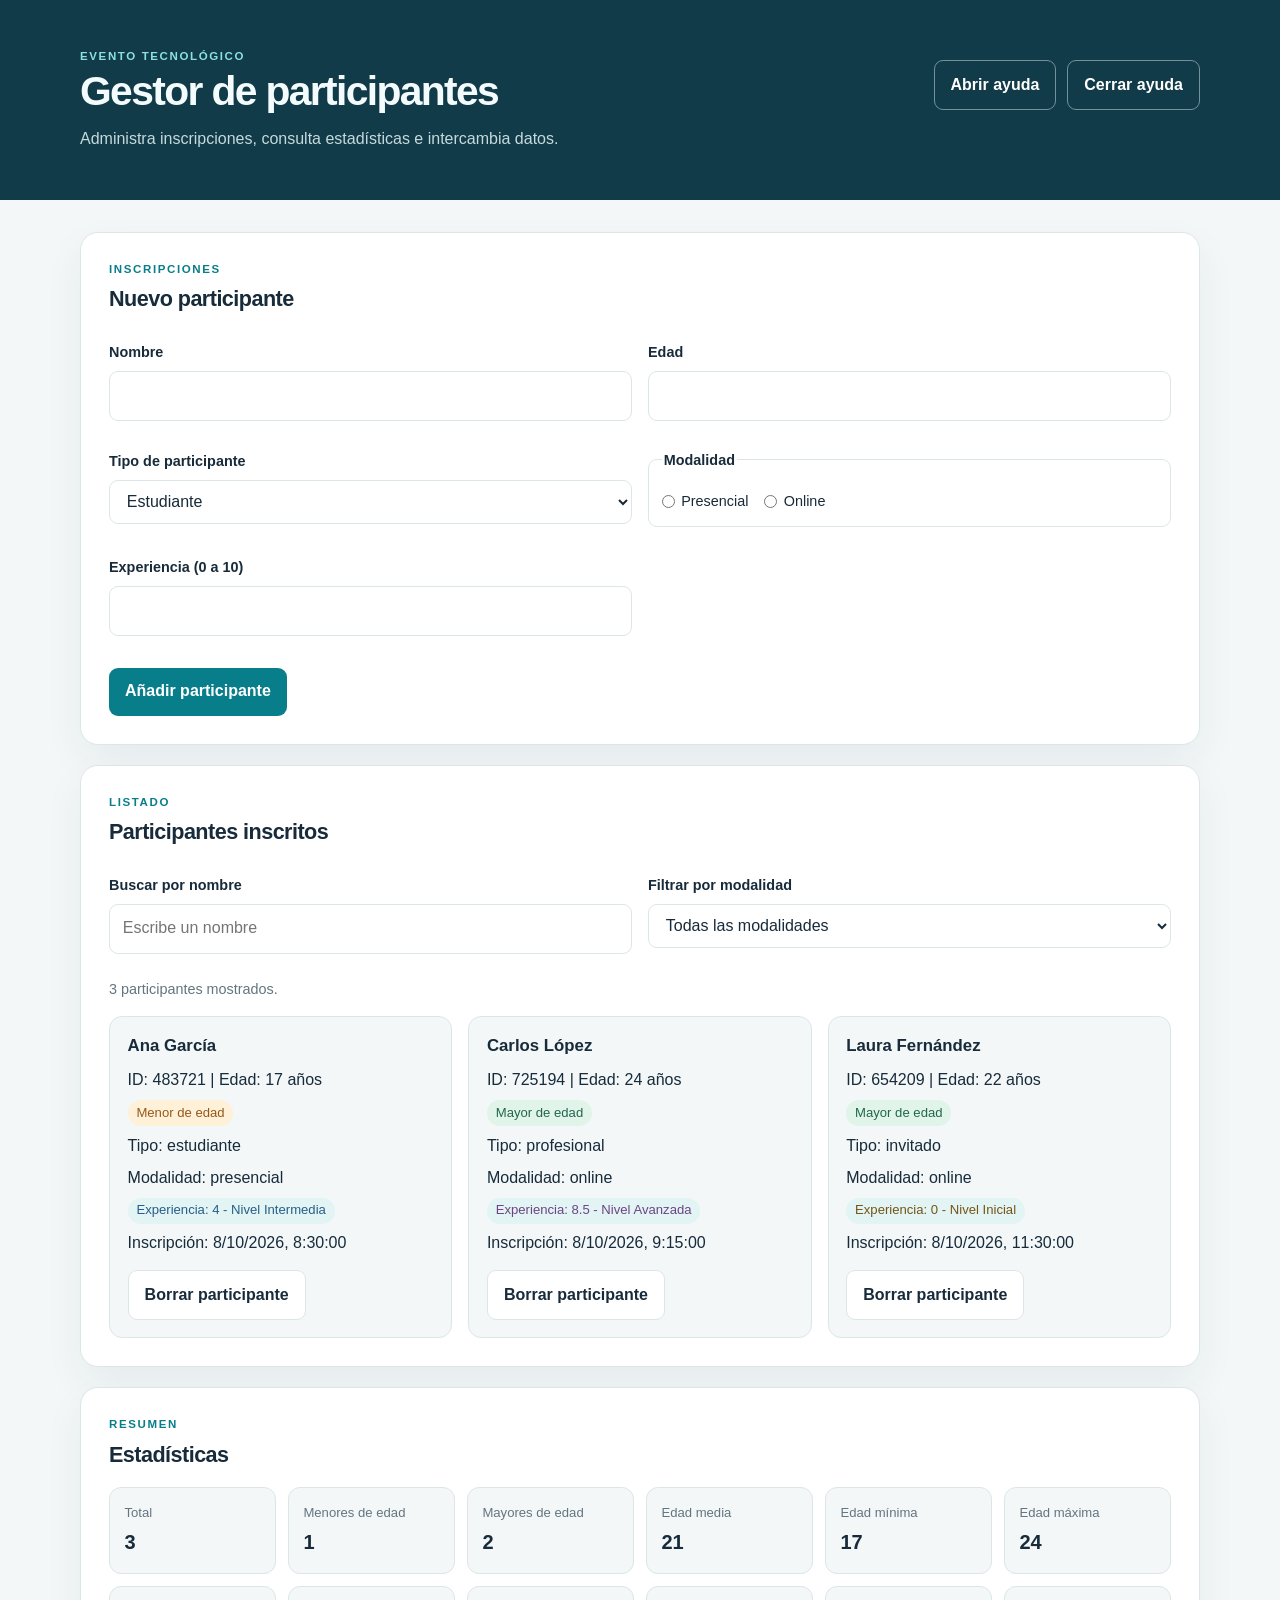
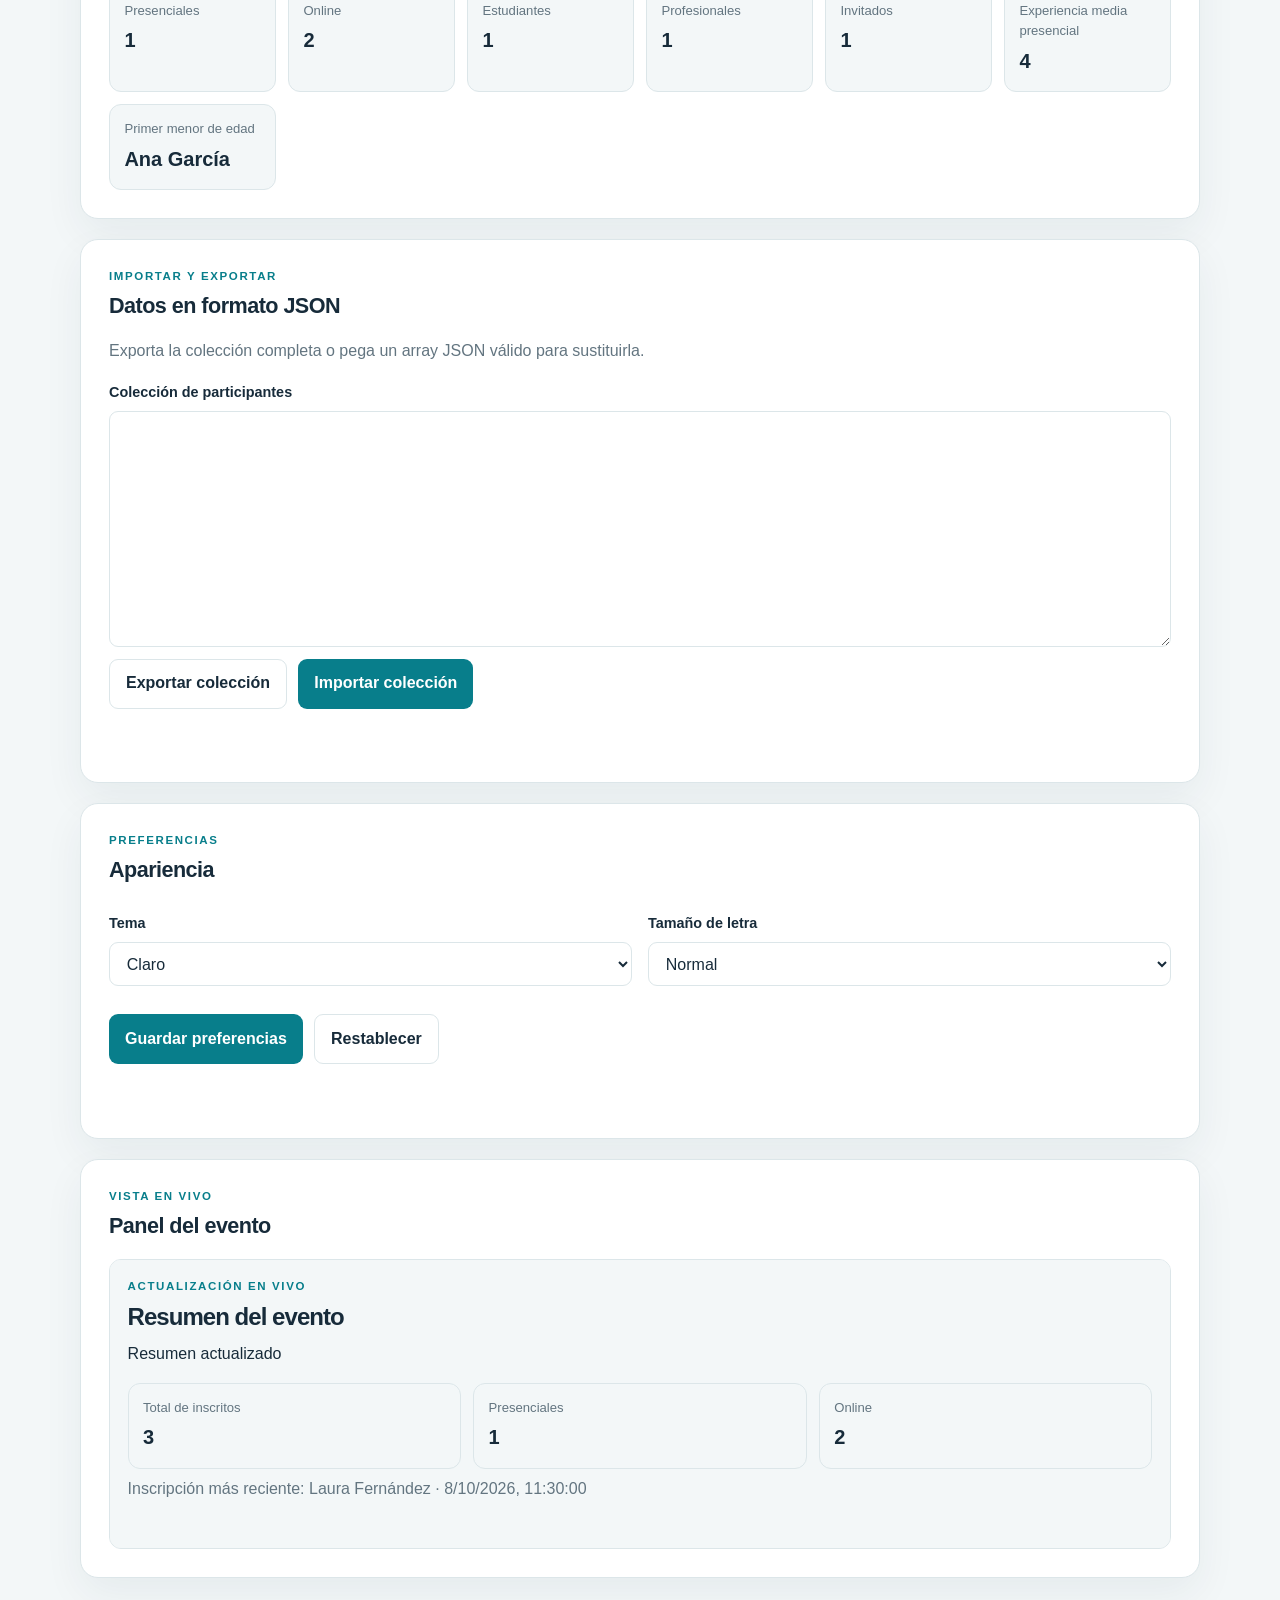
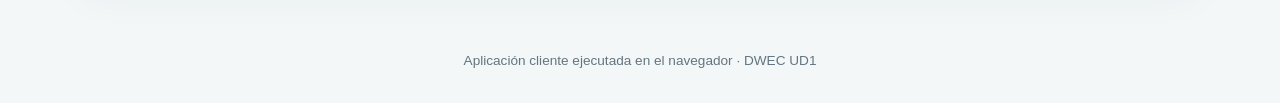
<file: index.html>
<!doctype html>
<html lang="es">
<head>
    <meta charset="UTF-8">
    <meta name="viewport" content="width=device-width, initial-scale=1.0">
    <meta name="description" content="Gestor de inscripciones para un evento tecnológico">
    <title>Gestor de participantes</title>
    <link rel="icon" href="./favicon.svg" type="image/svg+xml">
    <link rel="stylesheet" href="./css/estilos.css">
    <script type="module" src="./js/app.js"></script>
</head>
<body>
    <header class="cabecera">
        <div>
            <p class="ceja">EVENTO TECNOLÓGICO</p>
            <h1>Gestor de participantes</h1>
            <p>Administra inscripciones, consulta estadísticas e intercambia datos.</p>
        </div>
        <div class="acciones-cabecera">
            <button id="abrirAyuda" type="button" class="boton-secundario">Abrir ayuda</button>
            <button id="cerrarAyuda" type="button" class="boton-secundario">Cerrar ayuda</button>
            <p id="estadoAyuda" class="estado" role="status" aria-live="polite"></p>
        </div>
    </header>

    <main class="contenedor">
        <section class="panel" aria-labelledby="tituloAlta">
            <div class="titulo-seccion"><div><p class="ceja">INSCRIPCIONES</p><h2 id="tituloAlta">Nuevo participante</h2></div></div>
            <form id="formulario" novalidate>
                <div class="rejilla-formulario">
                    <p><label for="nombre">Nombre</label><input type="text" id="nombre" name="nombre" minlength="2" maxlength="60" autocomplete="name" required></p>
                    <p><label for="edad">Edad</label><input type="number" id="edad" name="edad" min="0" max="120" step="1" required></p>
                    <p><label for="tipo">Tipo de participante</label><select id="tipo" name="tipo" required><option value="estudiante">Estudiante</option><option value="profesional">Profesional</option><option value="invitado">Invitado</option></select></p>
                    <fieldset><legend>Modalidad</legend><label class="opcion"><input type="radio" name="modalidad" value="presencial" required> Presencial</label><label class="opcion"><input type="radio" name="modalidad" value="online"> Online</label></fieldset>
                    <p><label for="experiencia">Experiencia (0 a 10)</label><input type="number" id="experiencia" name="experiencia" min="0" max="10" step="any" required></p>
                </div>
                <p id="errores" class="mensaje mensaje-error" role="alert" aria-live="assertive"></p>
                <button type="submit">Añadir participante</button>
            </form>
        </section>

        <section class="panel" aria-labelledby="tituloListado">
            <div class="titulo-seccion"><div><p class="ceja">LISTADO</p><h2 id="tituloListado">Participantes inscritos</h2></div></div>
            <div class="rejilla-filtros">
                <p><label for="busqueda">Buscar por nombre</label><input type="search" id="busqueda" placeholder="Escribe un nombre"></p>
                <p><label for="filtroModalidad">Filtrar por modalidad</label><select id="filtroModalidad"><option value="">Todas las modalidades</option><option value="presencial">Presencial</option><option value="online">Online</option></select></p>
            </div>
            <p id="estadoListado" class="estado" role="status" aria-live="polite"></p>
            <div id="listado" class="rejilla-tarjetas"></div>
        </section>

        <section class="panel" aria-labelledby="tituloEstadisticas">
            <div class="titulo-seccion"><div><p class="ceja">RESUMEN</p><h2 id="tituloEstadisticas">Estadísticas</h2></div></div>
            <dl class="rejilla-estadisticas">
                <div><dt>Total</dt><dd id="total">0</dd></div><div><dt>Menores de edad</dt><dd id="menores">0</dd></div><div><dt>Mayores de edad</dt><dd id="mayores">0</dd></div>
                <div><dt>Edad media</dt><dd id="edadMedia">Sin datos</dd></div><div><dt>Edad mínima</dt><dd id="edadMinima">Sin datos</dd></div><div><dt>Edad máxima</dt><dd id="edadMaxima">Sin datos</dd></div>
                <div><dt>Presenciales</dt><dd id="presencial">0</dd></div><div><dt>Online</dt><dd id="onlineTotal">0</dd></div><div><dt>Estudiantes</dt><dd id="estudiantes">0</dd></div>
                <div><dt>Profesionales</dt><dd id="profesionales">0</dd></div><div><dt>Invitados</dt><dd id="invitados">0</dd></div><div><dt>Experiencia media presencial</dt><dd id="experienciaMediaPresencial">Sin datos</dd></div>
                <div><dt>Primer menor de edad</dt><dd id="primerMenor">Ninguno</dd></div>
            </dl>
        </section>

        <section class="panel" aria-labelledby="tituloDatos">
            <div class="titulo-seccion"><div><p class="ceja">IMPORTAR Y EXPORTAR</p><h2 id="tituloDatos">Datos en formato JSON</h2></div></div>
            <p class="texto-ayuda">Exporta la colección completa o pega un array JSON válido para sustituirla.</p>
            <label for="datosJson">Colección de participantes</label>
            <textarea id="datosJson" rows="10" spellcheck="false" aria-describedby="estadoJson"></textarea>
            <div class="fila-botones"><button id="exportarJson" type="button" class="boton-secundario">Exportar colección</button><button id="importarJson" type="button">Importar colección</button></div>
            <p id="estadoJson" class="estado" role="status" aria-live="polite"></p>
        </section>

        <section class="panel" aria-labelledby="tituloPreferencias">
            <div class="titulo-seccion"><div><p class="ceja">PREFERENCIAS</p><h2 id="tituloPreferencias">Apariencia</h2></div></div>
            <div class="rejilla-formulario">
                <p><label for="tema">Tema</label><select id="tema"><option value="claro">Claro</option><option value="oscuro">Oscuro</option></select></p>
                <p><label for="tamanoLetra">Tamaño de letra</label><select id="tamanoLetra"><option value="normal">Normal</option><option value="grande">Grande</option></select></p>
            </div>
            <div class="fila-botones"><button id="guardarPreferencias" type="button">Guardar preferencias</button><button id="restablecerPreferencias" type="button" class="boton-secundario">Restablecer</button></div>
            <p id="estadoPreferencias" class="estado" role="status" aria-live="polite"></p>
        </section>

        <section class="panel" aria-labelledby="tituloPanelEvento">
            <div class="titulo-seccion"><div><p class="ceja">VISTA EN VIVO</p><h2 id="tituloPanelEvento">Panel del evento</h2></div></div>
            <iframe id="panelEvento" src="./panel.html" title="Panel con el resumen actualizado de inscripciones" loading="lazy"></iframe>
        </section>
    </main>
    <footer><p>Aplicación cliente ejecutada en el navegador · DWEC UD1</p></footer>
</body>
</html>
</file>
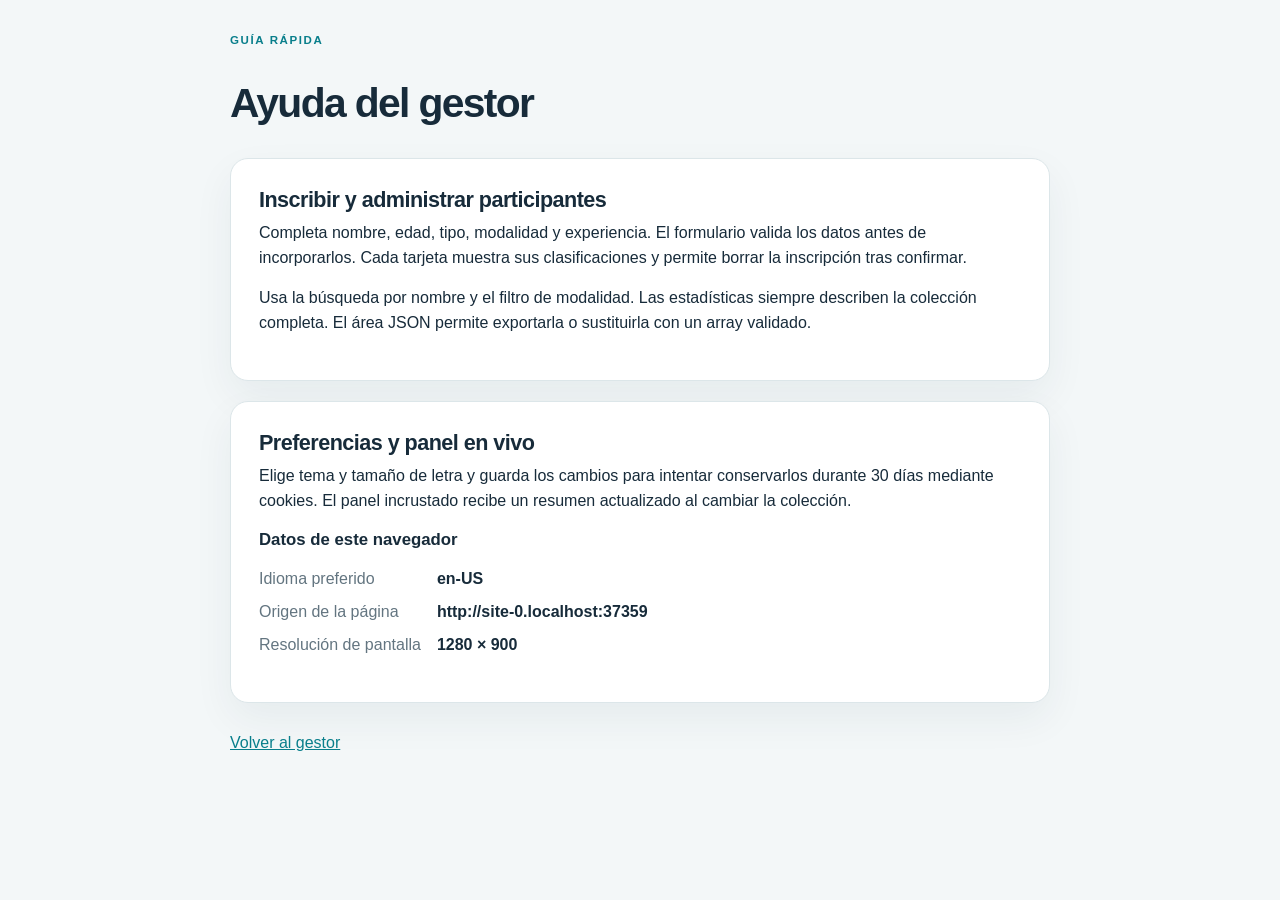
<file: ayuda.html>
<!doctype html>
<html lang="es">
<head>
    <meta charset="UTF-8">
    <meta name="viewport" content="width=device-width, initial-scale=1.0">
    <title>Ayuda · Gestor de participantes</title>
    <link rel="icon" href="./favicon.svg" type="image/svg+xml">
    <link rel="stylesheet" href="./css/estilos.css">
</head>
<body>
    <main class="contenedor ayuda">
        <p class="ceja">GUÍA RÁPIDA</p>
        <h1>Ayuda del gestor</h1>
        <section class="panel">
            <h2>Inscribir y administrar participantes</h2>
            <p>Completa nombre, edad, tipo, modalidad y experiencia. El formulario valida los datos antes de incorporarlos. Cada tarjeta muestra sus clasificaciones y permite borrar la inscripción tras confirmar.</p>
            <p>Usa la búsqueda por nombre y el filtro de modalidad. Las estadísticas siempre describen la colección completa. El área JSON permite exportarla o sustituirla con un array validado.</p>
        </section>
        <section class="panel">
            <h2>Preferencias y panel en vivo</h2>
            <p>Elige tema y tamaño de letra y guarda los cambios para intentar conservarlos durante 30 días mediante cookies. El panel incrustado recibe un resumen actualizado al cambiar la colección.</p>
            <h3>Datos de este navegador</h3>
            <dl class="datos-navegador">
                <dt>Idioma preferido</dt><dd id="idioma"></dd>
                <dt>Origen de la página</dt><dd id="origen"></dd>
                <dt>Resolución de pantalla</dt><dd id="resolucion"></dd>
            </dl>
        </section>
        <p><a href="./index.html">Volver al gestor</a></p>
    </main>
    <script type="module" src="./js/ayuda.js"></script>
</body>
</html>
</file>
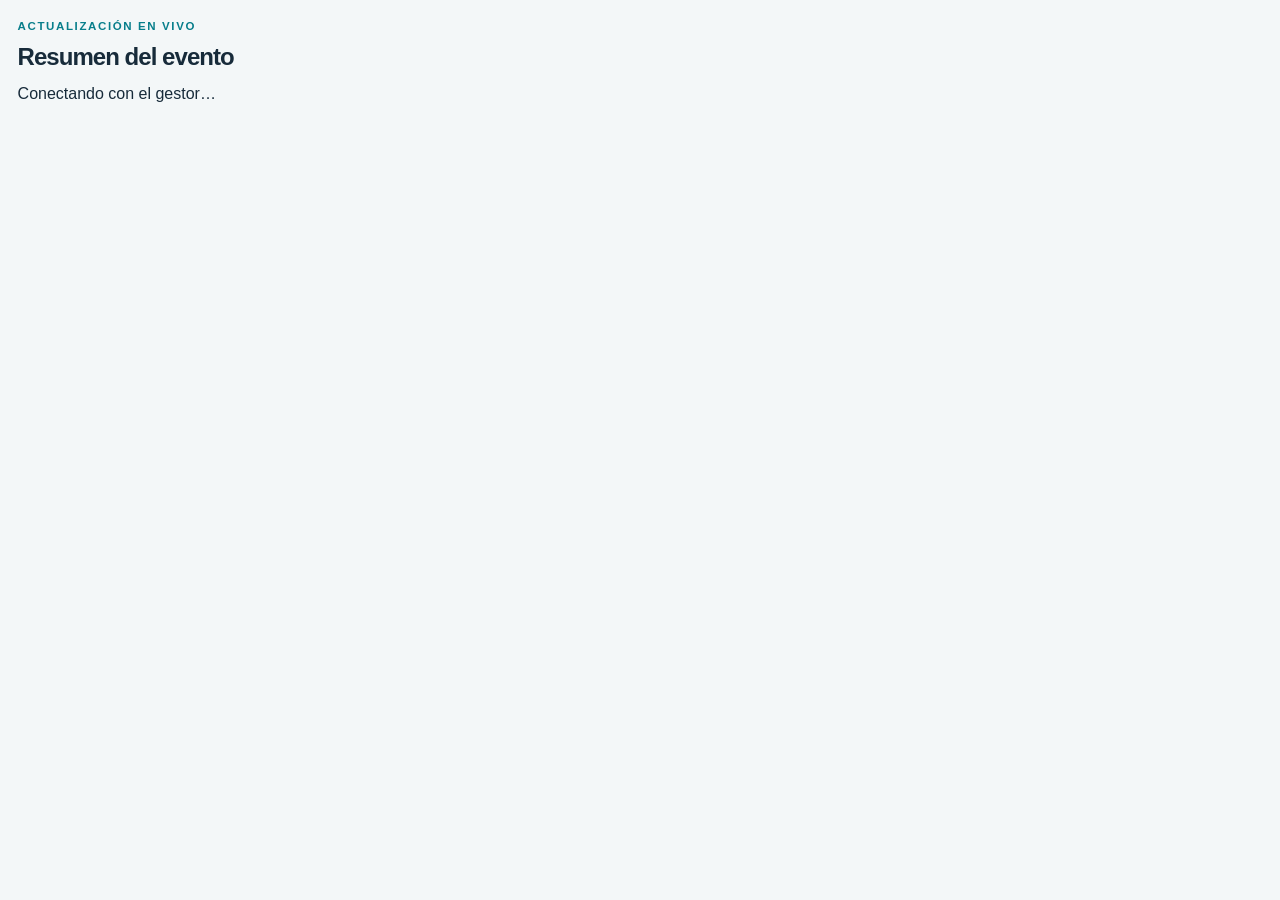
<file: panel.html>
<!doctype html>
<html lang="es">
<head>
    <meta charset="UTF-8">
    <meta name="viewport" content="width=device-width, initial-scale=1.0">
    <title>Resumen del evento</title>
    <link rel="icon" href="./favicon.svg" type="image/svg+xml">
    <link rel="stylesheet" href="./css/estilos.css">
    <script type="module" src="./js/panel.js"></script>
</head>
<body class="pagina-panel">
    <main class="panel-resumen" aria-labelledby="tituloPanel">
        <p class="ceja">ACTUALIZACIÓN EN VIVO</p>
        <h1 id="tituloPanel">Resumen del evento</h1>
        <p id="estadoPanel" role="status" aria-live="polite">Conectando con el gestor…</p>
        <dl id="datosPanel" class="rejilla-estadisticas" hidden>
            <div><dt>Total de inscritos</dt><dd id="totalPanel">0</dd></div>
            <div><dt>Presenciales</dt><dd id="presencialPanel">0</dd></div>
            <div><dt>Online</dt><dd id="onlinePanel">0</dd></div>
        </dl>
        <p id="ultimaInscripcion" class="texto-ayuda"></p>
    </main>
</body>
</html>
</file>
<file: css/estilos.css>
:root {
    color-scheme: light;
    font-family: "DM Sans", Arial, sans-serif;
    color: #172b3a;
    background: #f3f7f8;
    font-synthesis: none;
    text-rendering: optimizeLegibility;
    --fondo: #f3f7f8;
    --superficie: #ffffff;
    --texto: #172b3a;
    --muted: #637580;
    --borde: #dce6e9;
    --acento: #087e8b;
    --acento-hover: #066a75;
    --acento-suave: #e2f4f3;
    --error: #a93636;
    --sombra: 0 16px 40px rgb(24 54 67 / 6%);
    font-size: 16px;
}

:root[data-tema="oscuro"] {
    color-scheme: dark;
    --fondo: #101b22;
    --superficie: #192830;
    --texto: #e7f0f2;
    --muted: #a8bbc2;
    --borde: #344852;
    --acento: #69c5c7;
    --acento-hover: #8ad8d9;
    --acento-suave: #203c42;
    --error: #ff9b9b;
    --sombra: 0 16px 40px rgb(0 0 0 / 18%);
}

:root[data-tamano="grande"] { font-size: 19px; }
* { box-sizing: border-box; }
body { margin: 0; min-width: 320px; background: var(--fondo); color: var(--texto); line-height: 1.55; }
h1, h2, h3 { font-family: "Manrope", Arial, sans-serif; line-height: 1.2; }
h1 { margin: .1rem 0 .65rem; font-size: clamp(1.8rem, 4vw, 2.55rem); letter-spacing: -.04em; }
h2 { margin: 0; font-size: 1.35rem; letter-spacing: -.025em; }
h3 { font-size: 1.05rem; }
p { margin: .5rem 0 1rem; }
.cabecera { display: flex; justify-content: space-between; align-items: center; gap: 2rem; padding: 3rem max(1.25rem, calc((100vw - 1120px) / 2)); background: #123b49; color: #f4fbfc; }
.cabecera > div:first-child { max-width: 700px; }
.cabecera p { color: #c5dadd; margin-bottom: 0; }
.acciones-cabecera { min-width: 190px; text-align: right; }
.acciones-cabecera button + button { margin-left: .4rem; }
.contenedor { width: min(1120px, calc(100% - 2rem)); margin: 2rem auto 3rem; display: grid; gap: 1.25rem; }
.panel { padding: clamp(1.1rem, 3vw, 1.75rem); border: 1px solid var(--borde); border-radius: 18px; background: var(--superficie); box-shadow: var(--sombra); }
.ceja { color: var(--acento); font-size: .72rem; font-weight: 700; letter-spacing: .14em; margin: 0 0 .45rem; }
.cabecera .ceja { color: #8be1dc; }
.titulo-seccion { display: flex; justify-content: space-between; align-items: center; margin-bottom: 1.25rem; }
.rejilla-formulario, .rejilla-filtros { display: grid; grid-template-columns: repeat(2, minmax(0, 1fr)); gap: .25rem 1rem; }
label, legend { font-weight: 600; font-size: .9rem; }
input, select, textarea { display: block; width: 100%; margin-top: .4rem; padding: .72rem .8rem; border: 1px solid var(--borde); border-radius: 9px; background: var(--superficie); color: var(--texto); font: inherit; }
input:focus, select:focus, textarea:focus, button:focus-visible, a:focus-visible { outline: 3px solid color-mix(in srgb, var(--acento) 40%, transparent); outline-offset: 2px; }
input[aria-invalid="true"] { border-color: var(--error); }
fieldset { border: 1px solid var(--borde); border-radius: 9px; padding: .65rem .8rem; margin: .5rem 0 1rem; }
fieldset .opcion { display: inline-flex; align-items: center; gap: .4rem; margin: .55rem 1rem 0 0; font-weight: 400; }
.opcion input { width: auto; margin: 0; }
button { border: 0; border-radius: 9px; padding: .72rem 1rem; color: #fff; background: var(--acento); font: inherit; font-weight: 700; cursor: pointer; transition: background .15s ease, transform .15s ease; }
button:hover { background: var(--acento-hover); transform: translateY(-1px); }
.boton-secundario { border: 1px solid var(--borde); color: var(--texto); background: var(--superficie); }
.boton-secundario:hover { color: var(--texto); background: var(--acento-suave); }
.cabecera .boton-secundario { color: #fff; border-color: #72929a; background: transparent; }
.cabecera .boton-secundario:hover { background: #285564; }
.mensaje-error { color: var(--error); font-weight: 600; }
.estado { min-height: 1.5em; color: var(--muted); font-size: .9rem; }
.rejilla-tarjetas { display: grid; grid-template-columns: repeat(auto-fit, minmax(min(100%, 270px), 1fr)); gap: 1rem; }
.tarjeta { padding: 1.1rem; border: 1px solid var(--borde); border-radius: 13px; background: var(--fondo); }
.tarjeta h3 { overflow-wrap: anywhere; margin: .1rem 0 .75rem; }
.tarjeta p { margin: .45rem 0; }
.tarjeta button { margin-top: .45rem; }
.etiqueta { display: table; width: fit-content; padding: .18rem .55rem; border-radius: 999px; background: var(--acento-suave); font-size: .82rem; }
.etiqueta-menor { color: #94591a; background: #fff0d8; }
.etiqueta-mayor { color: #226650; background: #e0f4e9; }
.experiencia-inicial { color: #765416; }
.experiencia-intermedia { color: #285d89; }
.experiencia-avanzada { color: #6d4385; }
.rejilla-estadisticas { display: grid; grid-template-columns: repeat(auto-fit, minmax(145px, 1fr)); gap: .75rem; margin: 0; }
.rejilla-estadisticas > div { padding: .9rem; border: 1px solid var(--borde); border-radius: 12px; background: var(--fondo); }
.rejilla-estadisticas dt { color: var(--muted); font-size: .82rem; }
.rejilla-estadisticas dd { margin: .25rem 0 0; font-family: "Manrope", Arial, sans-serif; font-size: 1.25rem; font-weight: 800; overflow-wrap: anywhere; }
.texto-ayuda { color: var(--muted); }
textarea { resize: vertical; font-family: Consolas, monospace; font-size: .85rem; }
.fila-botones { display: flex; flex-wrap: wrap; gap: .7rem; margin-top: .75rem; }
iframe { display: block; width: 100%; min-height: 290px; border: 1px solid var(--borde); border-radius: 12px; background: var(--fondo); }
footer { padding: 1rem; color: var(--muted); text-align: center; font-size: .85rem; }
.pagina-panel { min-width: 0; background: var(--fondo); }
.panel-resumen { padding: 1.1rem; }
.panel-resumen h1 { font-size: 1.5rem; }
.ayuda { max-width: 820px; }
.datos-navegador { display: grid; grid-template-columns: max-content 1fr; gap: .5rem 1rem; overflow-wrap: anywhere; }
.datos-navegador dt { color: var(--muted); }
.datos-navegador dd { margin: 0; font-weight: 600; }
a { color: var(--acento); }
[hidden] { display: none !important; }

@media (max-width: 680px) {
    .cabecera { align-items: flex-start; flex-direction: column; padding-top: 2rem; padding-bottom: 2rem; }
    .acciones-cabecera { text-align: left; }
    .rejilla-formulario, .rejilla-filtros { grid-template-columns: 1fr; }
}
</file>
